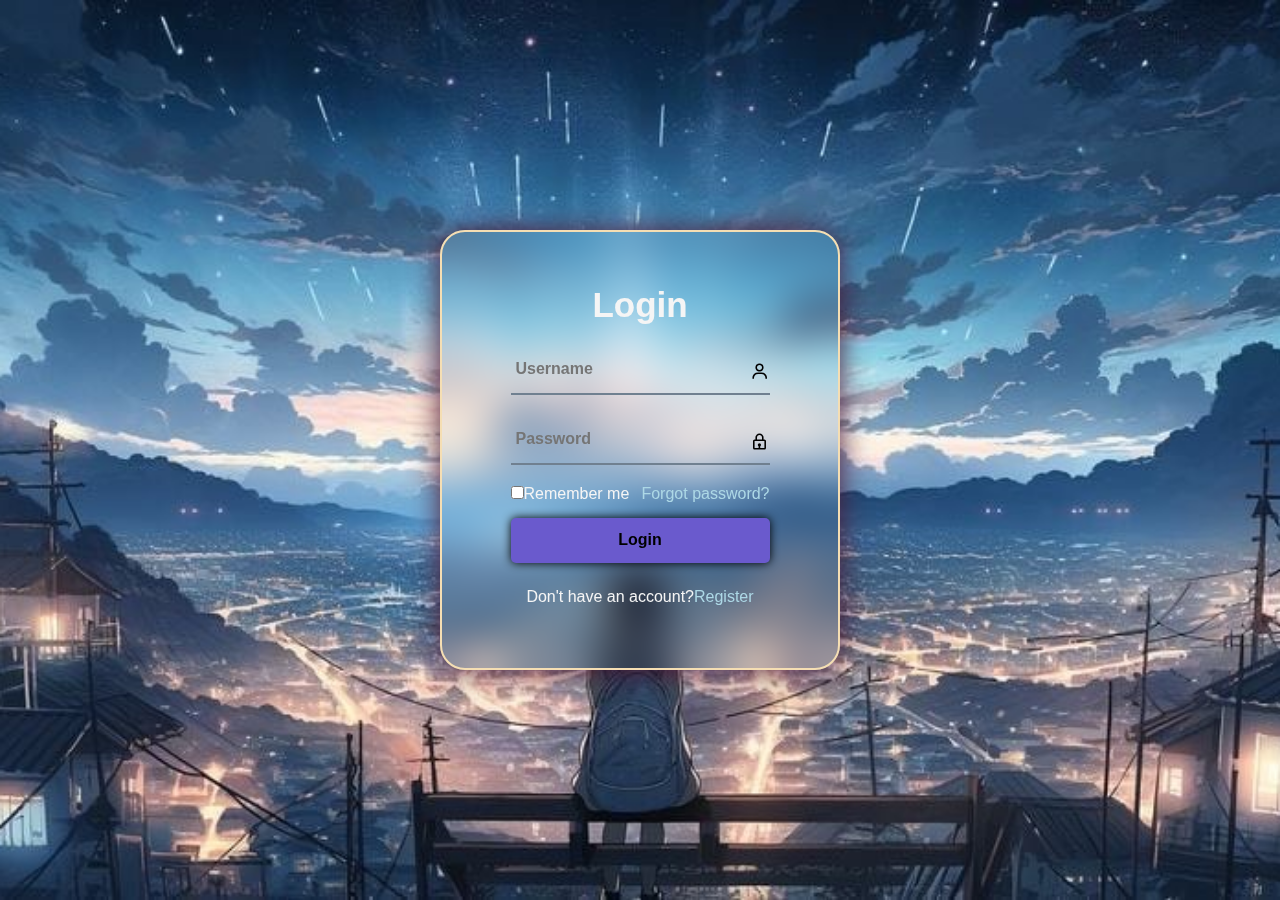
<file: Login/index.html>
<!DOCTYPE html>
<html lang="en">
    <head>
        <link href='https://unpkg.com/boxicons@2.1.4/css/boxicons.min.css' rel='stylesheet'>
        <style>
            * {
                margin: 0;
                padding: 0;
                box-sizing: border-box;
                font-family: "Poppins", sans-serif;
            }
            body {
                display: flex;
                justify-content: center;
                box-sizing: border-box;
                align-items: center;
                min-height: 100vh;
                background-image: url('sky.jpg');
                background-position: center;
                background-size: cover;
                background-repeat: no-repeat;
            }
            .wrapper {
              width: 400px;
              height: 440px;
              background: transparent;  
              border: 2px solid wheat;
              border-radius: 25px;  
              backdrop-filter: blur(20px);
              box-shadow: 0 0 30px rgba(75,20,50,5);
              display: flex;
              justify-content: center;
              align-items: center;
            }
            .wrapper h1 {
                color: whitesmoke;
                font-weight: bold;
                font-size: 35px;
                text-align: center;
            }
            .wrapper .input-box {
                position: relative;
                width: 100%;
                height: 50px;
                border-bottom: 2px solid slategray;
                margin: 20px 0;
            } 
            .input-box input {
                width: 100%;
                height: 100%;
                background: transparent;
                border: none;
                outline: none;
                font-size: 1em;
                color: black;
                font-weight: 600;
                padding: 0 35px 0 5px;
            }
            .input-box i {
                position: absolute;
                top: 17px;
                right: 1px;
                font-size: 1.2em;
            }
            .wrapper .remember-forgot {
                font-size: 1em;
                color: whitesmoke;
                font-weight: 500;
                margin: 15px 0 15px;
                display: flex;
                justify-content: space-between;
            }
            .remember-forgot label input {
                accent-color: rgb(51, 103, 139);
            }
            .remember-forgot a {
                color: lightblue;
                text-decoration: none;
            }
            .wrapper .btn {
                width: 100%;
                height: 45px;
                background: slateblue;
                border: none;
                outline: none;
                border-radius: 5px;
                box-shadow: 0 0 10px;
                cursor: pointer;
                font-size: 16px;
                color: black;
                font-weight: 600;
            }
            .register-link {
                font-size: 1em;
                color: whitesmoke;
                text-align: center;
                font-weight: 500;
                margin: 25px 0 10px;
            }
            .register-link p a {
                color: lightblue;
                text-decoration: none;
                font-weight: 500;
            }
        </style>
    </head>
    <body>
        <div class="wrapper">
            <from action="">
                <h1>Login</h1>
                <div class="input-box">
                    <input type="text" placeholder="Username"required>
                    <i class='bx bx-user'></i>
                </div>
                <div class="input-box">
                    <input type="password" placeholder="Password"required>
                    <i class='bx bx-lock'></i>
                </div>
                <div class="remember-forgot">
                    <label><input type="checkbox">Remember me</label>
                    <a href="#">Forgot password?</a>
                </div>
                <button type="submit" class="btn">Login</button>
                <div class="register-link">
                    <p>Don't have an account?<a href="#">Register</a></p>
                </div>
            </from>
        </div>
    </body>
</html>
</file>
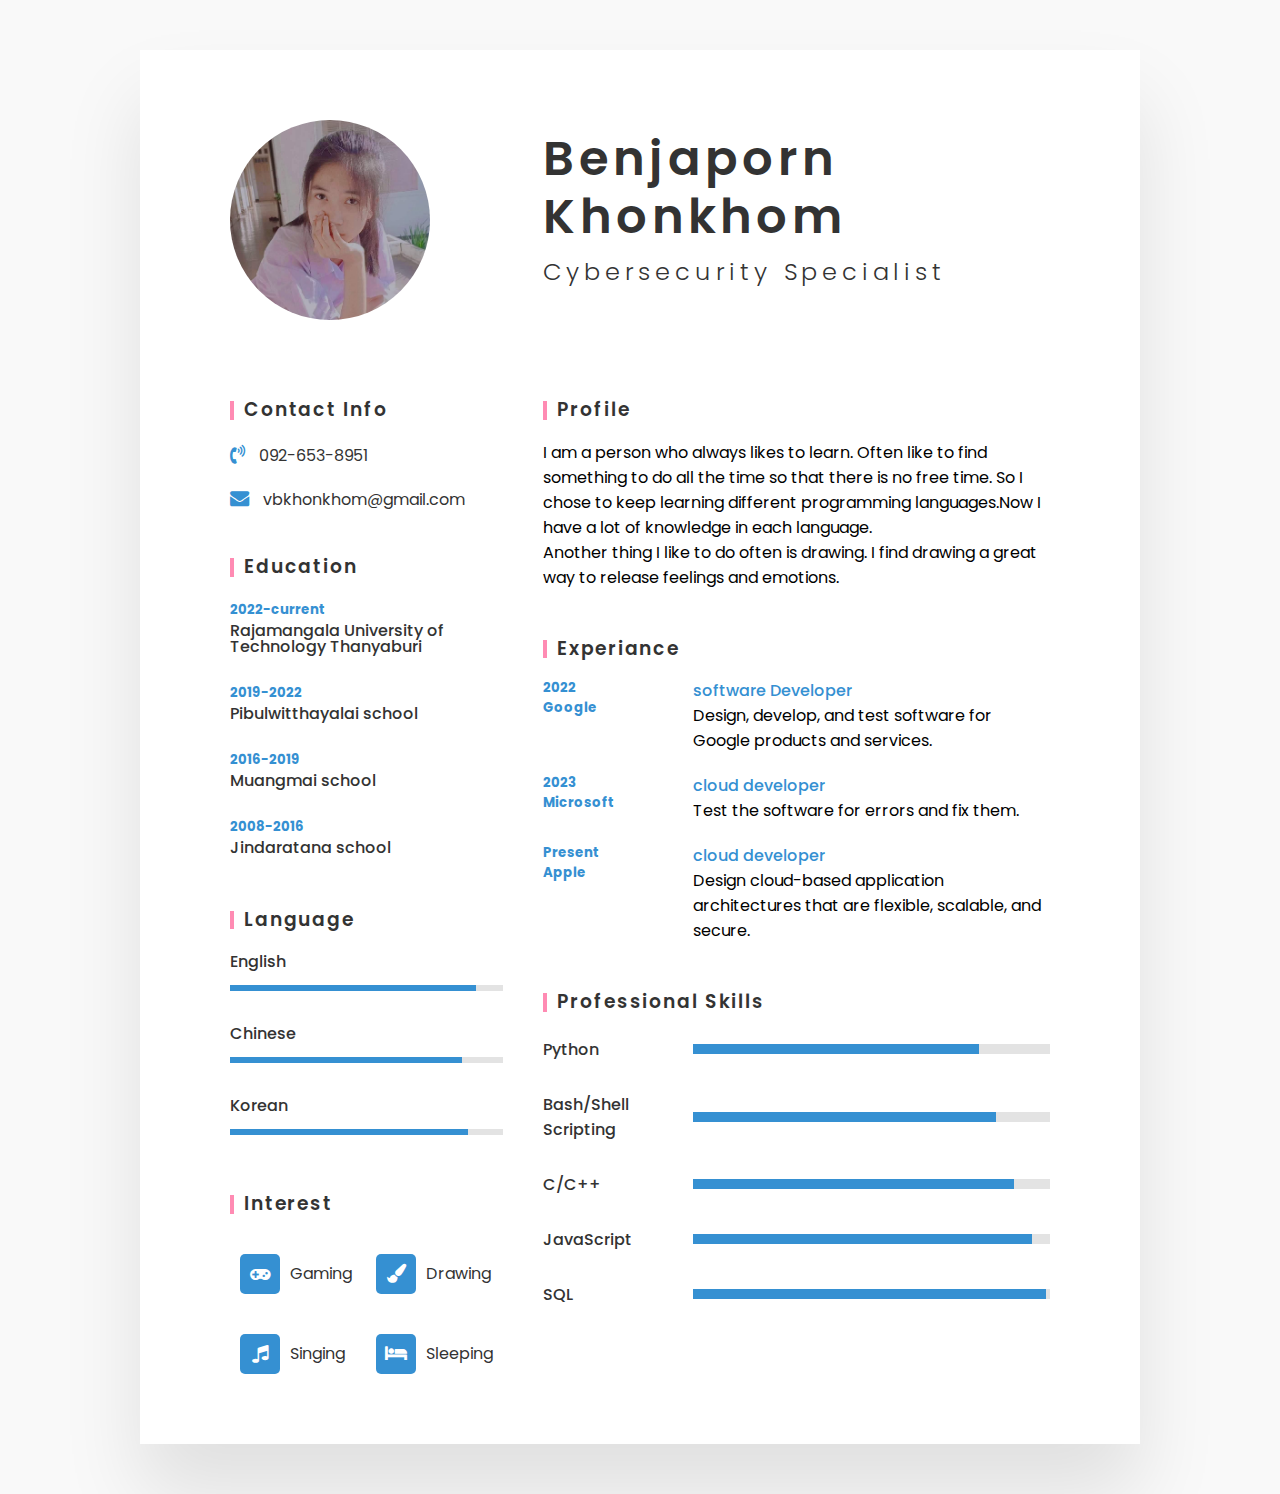
<file: Resume/index.html>
<!DOCTYPE html>
<html>
<link rel="stylesheet" href="https://cdnjs.cloudflare.com/ajax/libs/font-awesome/4.7.0/css/font-awesome.min.css">
<head>
<meta name="viewport" content="width=device-width,initial-scale=1.0">
<title>CV Design using Html & CSS</title>
<link rel="stylesheet" type="text/css" href="Lab8.css">
</head>
<body>
    <div class="container">
        <div class="top">
            <div class="imgBx">
                <div class="box">
                    <img src="benjaporn.jpg">
                </div>
            </div>
            <div class="profileText">
                <h3>Benjaporn<br>Khonkhom<br><span>Cybersecurity Specialist</span></h3>
            </div>
        </div>
        <div class="contentBox">
            <div class="leftSide">
                <h3>Contact Info</h3>
                <ul>
                    <li>
                    <span class="icon"><i class="fa fa-volume-control-phone" aria-hidden="true"></i>
                    <span class="text">092-653-8951</span>
                    </li>
                    <li>
                    <span class="icon"><i class="fa fa-envelope" aria-hidden="true"></i>
                    <span class="text">vbkhonkhom@gmail.com</span>
                    </li>
                </ul>
                <h3>Education</h3>
                <ul class="education">
                    <li>
                        <h5>2022-current</h5>
                        <h4>Rajamangala University of Technology Thanyaburi</h4>
                    </li>
                    <li>
                        <h5>2019-2022</h5>
                        <h4>Pibulwitthayalai school</h4>
                    </li>
                    <li>
                        <h5>2016-2019</h5>
                        <h4>Muangmai school</h4>
                    </li>
                    <li>
                        <h5>2008-2016</h5>
                        <h4>Jindaratana school</h4>
                    </li>
                </ul>
                <h3>Language</h3>
                <ul class="language">
                    <li>
                        <span class="text">English</span>
                        <span class="percent">
                            <div style="width: 90%;"></div>
                        </span>
                    </li>
                    <li>
                        <span class="text">Chinese</span>
                        <span class="percent">
                            <div style="width: 85%;"></div>
                        </span>
                    </li>
                    <li>
                        <span class="text">Korean</span>
                        <span class="percent">
                            <div style="width: 87%;"></div>
                        </span>
                    </li>
                </ul>
                <h3>Interest</h3>
                <ul class="interest">
                    <li><span class="icon"><i class="fa fa-gamepad" aria-hidden="true"></i></span>Gaming</li>
                    <li><span class="icon"><i class="fa fa-paint-brush" aria-hidden="true"></i></span>Drawing</li>
                    <li><span class="icon"><i class="fa fa-music" aria-hidden="true"></i></span>Singing</li>
                    <li><span class="icon"><i class="fa fa-bed" aria-hidden="true"></i></span>Sleeping</li>
                </ul>    
            </div>
            <div class="rightSide">
                <div class="about">
                    <h3>Profile</h3>
                    <p>I am a person who always likes to learn. Often like to find something to do all the time so that there is no free time. So I chose to keep learning different programming languages.Now I have a lot of knowledge in each language.<br>Another thing I like to do often is drawing. I find drawing a great way to release feelings and emotions.</p>
                </div>
                <div class="about">
                    <h3>Experiance</h3>
                    <div class="box">
                        <div class="year_company">
                            <h5>2022</h5>
                            <h5>Google</h5>
                        </div>
                        <div class="text">
                            <h4>software Developer</h4>
                            <p>Design, develop, and test software for Google products and services.</p>
                        </div>
                    </div>
                    <div class="box">
                        <div class="year_company">
                            <h5>2023</h5>
                            <h5>Microsoft</h5>
                        </div>
                        <div class="text">
                            <h4>cloud developer</h4>
                            <p>Test the software for errors and fix them.</p>
                        </div>
                    </div>
                    <div class="box">
                        <div class="year_company">
                            <h5>Present</h5>
                            <h5>Apple</h5>
                        </div>
                        <div class="text">
                            <h4>cloud developer</h4>
                            <p>Design cloud-based application architectures that are flexible, scalable, and secure.</p>
                        </div>
                    </div>
                </div>
                <div class="about skills">
                    <h3>Professional Skills</h3>
                    <div class="box">
                     <h4>Python</h4>
                      <span class="percent">
                        <div style="width: 80%"></div>
                      </span>
                    </div>
                    <div class="box">
                        <h4>Bash/Shell Scripting</h4>
                         <span class="percent">
                           <div style="width: 85%"></div>
                         </span>
                    </div>
                    <div class="box">
                        <h4>C/C++</h4>
                         <span class="percent">
                           <div style="width: 90%"></div>
                         </span>
                    </div>
                    <div class="box">
                        <h4>JavaScript</h4>
                         <span class="percent">
                           <div style="width: 95%"></div>
                         </span>
                    </div>
                    <div class="box">
                        <h4>SQL</h4>
                         <span class="percent">
                           <div style="width: 99%"></div>
                         </span>
                    </div>
                </div>
            </div>
        </div>
    </div>
</body>
</html>
</file>
<file: Resume/Lab8.css>
@import url('http://fonts.googleapis.com/css?family=Poppins:200,300,400,500,600,700,800,900&display=swap');
*{
    margin: 0;
    padding: 0;
    box-sizing: border-box;
    font-family: 'Poppins', sans-serif;
}
body{
    background: #f9f9f9;
    display: flex;
    justify-content: center;
    align-items: center;
    min-width: 100vh;
}
.container{
    position: relative;
    width: 100%;
    max-width: 1000px;
    background: #fff;
    margin: 50px;
    box-shadow: 0 50px 75px rgba(0,0,0,0.1);
    border-left: 50px solid #fff;
    border-right: 50px solid #fff;
}
.container .top{
    position: relative;
    display: grid;
    grid-template-columns: 1fr 2fr;
    padding: 40px;
    padding-bottom: 0;
}
.container .top .imgBx{
    position: relative;
    width: 100%;
    display: flex;
    align-items: center;
}
.container .top .imgBx .box{
    position: relative;
    width: 70%;
    min-width: 200px;
    border-radius: 50%;
    overflow: hidden;
    aspect-ratio: 1;
}
.container .top .imgBx .box img{
    position: absolute;
    top: 0;
    left: 0;
    width: 100%;
    height: 100%;
    object-fit: cover;
}
.container .top .profileText{
    position: relative;
    padding: 40px;
    display: flex;
    align-items: center;
}
.container .top .profileText h3{
    font-size: 3em;
    letter-spacing: 0.1em;
    line-height: 1.2em;
    font-weight: 600;
    color: #333;
}
.container .top .profileText h3 span{
    position: relative;
    font-size: 0.5em;
    font-weight: 300;
    top: -10px;
}
.container .contentBox{
    position: relative;
    min-height: 500px;
    display: grid;
    grid-template-columns: 1fr 2fr;
    padding: 0 40px 40px;
}
.container .contentBox h3{
    border-left: 4px solid #ff8bb3;
    padding-left: 10px;
    line-height: 1em;
    font-weight: 600;
    color: #333;
    letter-spacing: 0.1em;
    margin-bottom: 20px;
    margin-top: 50px;
}
.container .contentBox ul{
    position: relative;
    margin: 10px 0;
}
.container .contentBox ul li{
    list-style: none;
    margin: 25px 0;
    line-height: 1em;
    color: #333;
    cursor: pointer;
    display: flex;
}
.container .contentBox ul li i{
    font-size: 1.2em;
    margin-right: 10px;
    color: #3590d2;
}
.container .contentBox ul.education li{
    flex-direction: column;
    margin: 25px 0;
}
h5{
    color: #3590d2
}
h4{
    color: #333;
    font-weight: 500;
    margin: 5px 0;
}
.language li{
    flex-direction: column;
}
.language li span{
    color: #333;
    font-size: 16px;
    font-weight: 500;
}
.language .percent{
    position: relative;
    width: 100%;
    background: #e3e3e3;
    height: 6px;
    margin-top: 15px;
    margin-bottom: 10px;
    display: block;
    overflow: hidden;
}
.language .percent div{
    position: absolute;
    top: 0;
    left: 0;
    height: 100%;
    background: #3590d2;
}
.container .contentBox ul.interest{
    position: relative;
    display: grid;
    grid-template-columns: 1fr 1fr;
}
.container .contentBox ul.interest li{
    display: flex;
    align-items: center;
    gap: 10px;
    margin: 20px 10px;
}
.container .contentBox ul.interest li .icon{
    position: relative;
    width: 40px;
    height: 40px;
    background: #3590d2;
    color: #fff;
    border-radius: 5px;
    display: flex;
    justify-content: center;
    align-items: center;
}
.container .contentBox ul.interest li .icon i{
    color: #fff;
    margin-right: 0;
}
p{
    font-style: 300;
}
.rightSide{
    padding-left: 40px;
}
.about .box{
    display: flex;
    flex-direction: row;
    margin: 20px 0;
}
.about .box .year_company{
    min-width: 150px;
    margin-bottom: 10px;
}
.about .box .year_company h5:nth-child(1){
    color: #3590d2;
}
.about .box .text h4{
    color: #3590d2;
    font-size: 16px;
    margin: 0;
}
.about.skills .box{
    position: relative;
    width: 100%;
    display: grid;
    grid-template-columns: 150px 1fr;
    justify-content: center;
    align-items: center;
}
.about.skills .box h4{
    color: #333;
    font-weight: 500;
    margin-bottom: 5px;
}
.about.skills .box .percent{
    position: relative;
    width: 100%;
    height: 10px;
    background: #e3e3e3;
}
.about.skills .box .percent div{
    position: absolute;
    top: 0;
    left: 0;
    height: 100%;
    background: #3590d2;
}
</file>
